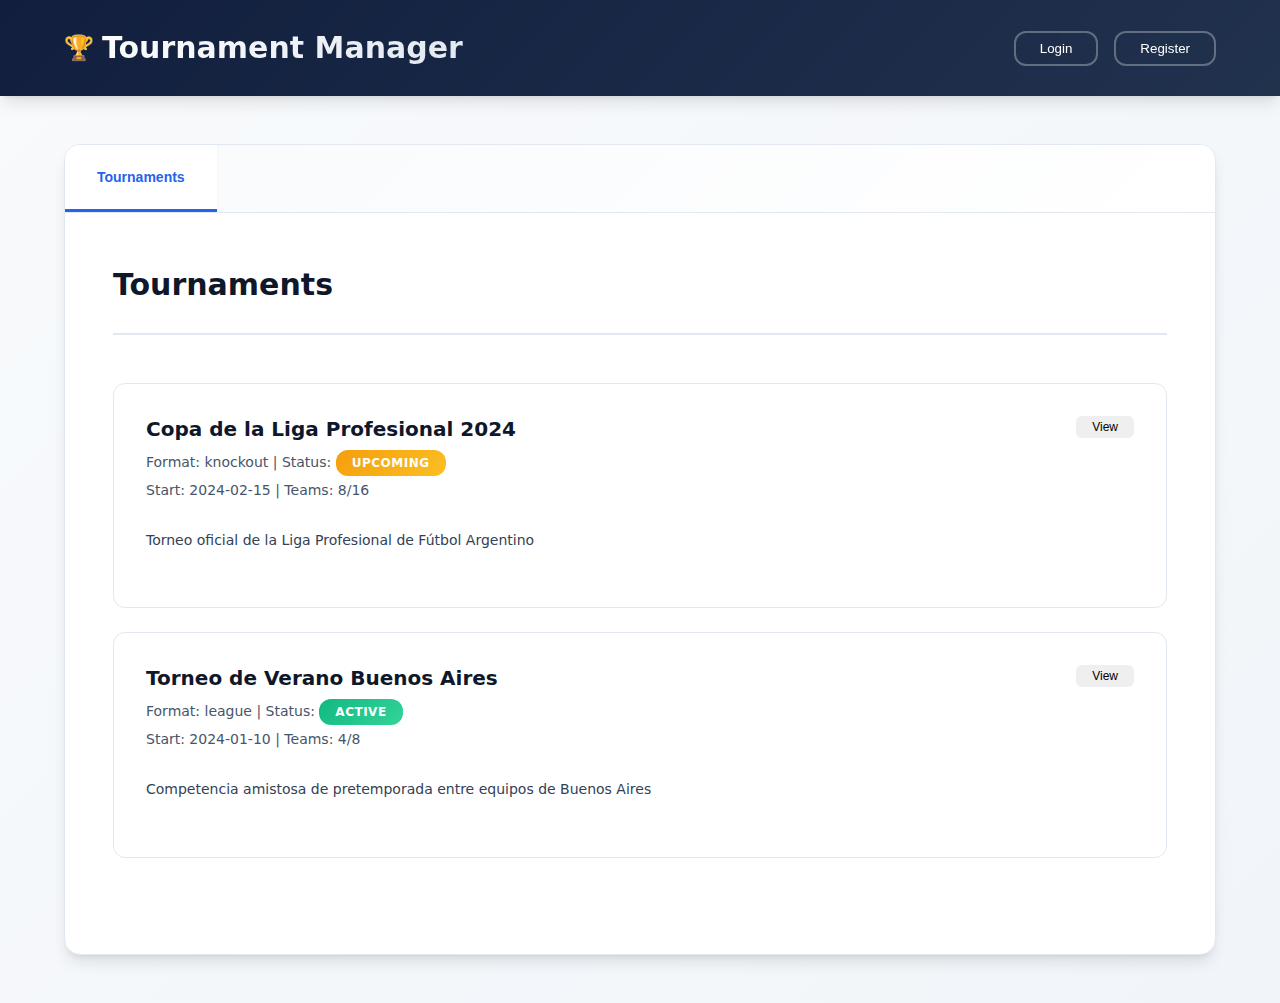
<file: index.html>
<!DOCTYPE html>
<html lang="en">
<head>
    <meta charset="UTF-8">
    <meta name="viewport" content="width=device-width, initial-scale=1.0">
    <title>Tournament Manager</title>
    <link rel="stylesheet" href="styles.css">
</head>
<body>
    <div id="app">
        <!-- Header -->
        <header class="header">
            <div class="container">
                <h1 class="logo">Tournament Manager</h1>
                <nav class="nav">
                    <button id="loginBtn" class="nav-btn">Login</button>
                    <button id="registerBtn" class="nav-btn">Register</button>
                    <button id="logoutBtn" class="nav-btn hidden">Logout</button>
                    <span id="userInfo" class="user-info hidden"></span>
                </nav>
            </div>
        </header>

        <!-- Main Content -->
        <main class="main">
            <div class="container">
                <!-- Login Modal -->
                <div id="loginModal" class="modal hidden">
                    <div class="modal-content">
                        <span class="close">&times;</span>
                        <h2>Login</h2>
                        <form id="loginForm">
                            <div class="form-group">
                                <label for="loginUsername">Username:</label>
                                <input type="text" id="loginUsername" required>
                            </div>
                            <div class="form-group">
                                <label for="loginPassword">Password:</label>
                                <input type="password" id="loginPassword" required>
                            </div>
                            <button type="submit" class="btn btn-primary">Login</button>
                        </form>
                    </div>
                </div>

                <!-- Register Modal -->
                <div id="registerModal" class="modal hidden">
                    <div class="modal-content">
                        <span class="close">&times;</span>
                        <h2>Register</h2>
                        <form id="registerForm">
                            <div class="form-group">
                                <label for="registerUsername">Username:</label>
                                <input type="text" id="registerUsername" required>
                            </div>
                            <div class="form-group">
                                <label for="registerPassword">Password:</label>
                                <input type="password" id="registerPassword" required>
                            </div>
                            <div class="form-group">
                                <label for="registerConfirmPassword">Confirm Password:</label>
                                <input type="password" id="registerConfirmPassword" required>
                            </div>
                            <div class="form-group">
                                <label for="registerRole">Role:</label>
                                <select id="registerRole">
                                    <option value="user">Regular User</option>
                                    <option value="admin">Administrator</option>
                                </select>
                            </div>
                            <button type="submit" class="btn btn-primary">Register</button>
                        </form>
                    </div>
                </div>

                <!-- Dashboard -->
                <div id="dashboard" class="dashboard">
                    <!-- Navigation Tabs -->
                    <div class="tabs">
                        <button class="tab-btn active" data-tab="tournaments">Tournaments</button>
                        <button class="tab-btn admin-only hidden" data-tab="teams">Teams</button>
                        <button class="tab-btn admin-only hidden" data-tab="players">Players</button>
                        <button class="tab-btn admin-only hidden" data-tab="matches">Matches</button>
                    </div>

                    <!-- Tab Contents -->
                    <div id="tournaments" class="tab-content active">
                        <div class="tab-header">
                            <h2>Tournaments</h2>
                            <button id="addTournamentBtn" class="btn btn-primary admin-only hidden">Add Tournament</button>
                        </div>
                        <div id="tournamentsList" class="items-list"></div>
                        <div id="tournamentDetails" class="details-panel hidden"></div>
                    </div>

                    <div id="teams" class="tab-content">
                        <div class="tab-header">
                            <h2>Teams</h2>
                            <button id="addTeamBtn" class="btn btn-primary admin-only hidden">Add Team</button>
                        </div>
                        <div id="teamsList" class="items-list"></div>
                    </div>

                    <div id="players" class="tab-content">
                        <div class="tab-header">
                            <h2>Players</h2>
                            <button id="addPlayerBtn" class="btn btn-primary admin-only hidden">Add Player</button>
                        </div>
                        <div id="playersList" class="items-list"></div>
                    </div>

                    <div id="matches" class="tab-content">
                        <div class="tab-header">
                            <h2>Matches</h2>
                            <button id="addMatchBtn" class="btn btn-primary admin-only hidden">Add Match</button>
                        </div>
                        <div id="matchesList" class="items-list"></div>
                    </div>
                </div>

                <!-- Forms Modal -->
                <div id="formModal" class="modal hidden">
                    <div class="modal-content large">
                        <span class="close">&times;</span>
                        <div id="formContainer"></div>
                    </div>
                </div>
            </div>
        </main>
    </div>

    <script src="data.js"></script>
    <script src="auth.js"></script>
    <script src="tournament.js"></script>
    <script src="team.js"></script>
    <script src="player.js"></script>
    <script src="match.js"></script>
    <script src="app.js"></script>
</body>
</html>
</file>
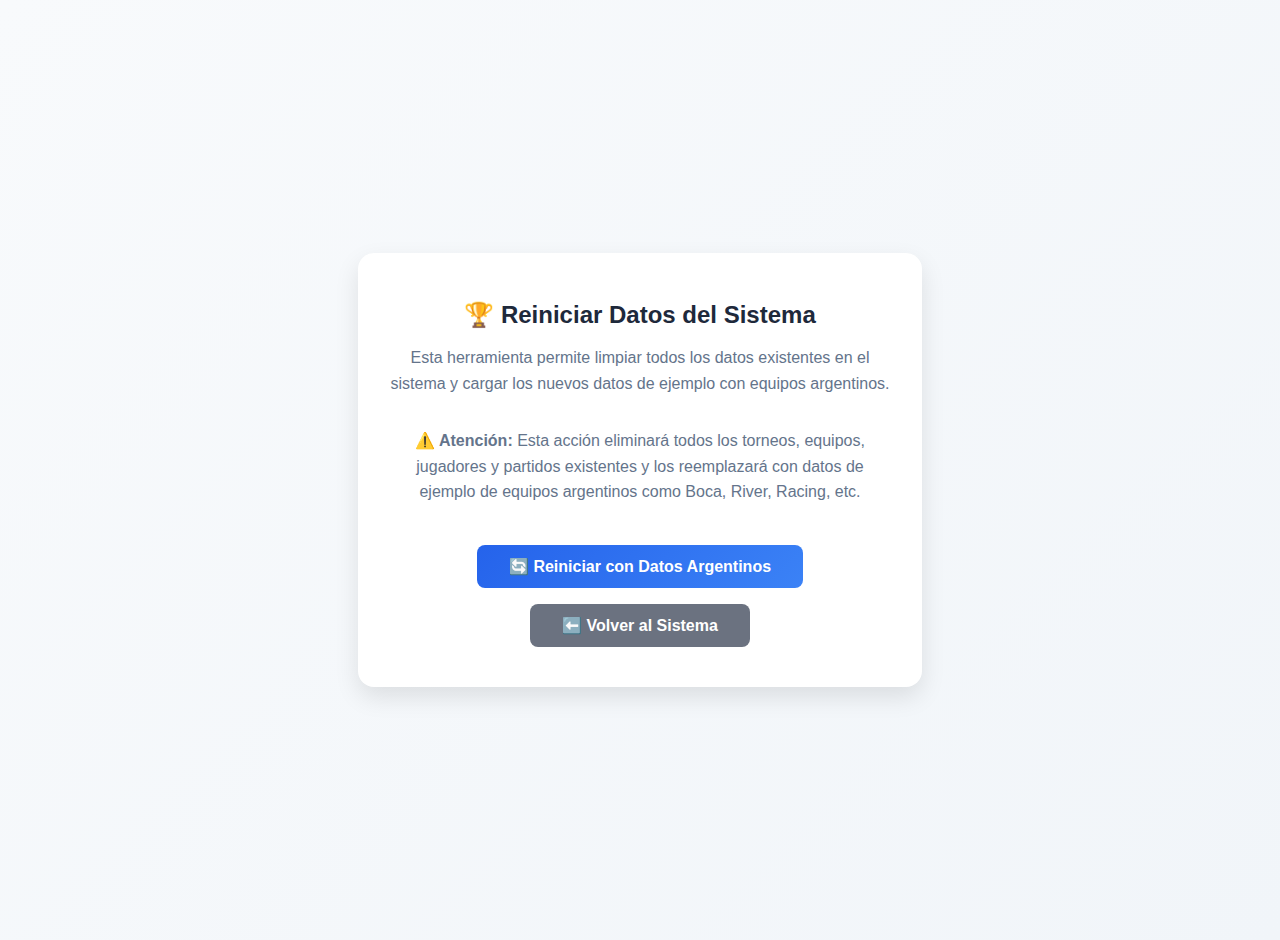
<file: reset-datos.html>
<!DOCTYPE html>
<html lang="es">
  <head>
    <meta charset="UTF-8" />
    <meta name="viewport" content="width=device-width, initial-scale=1.0" />
    <title>Reiniciar Datos - Tournament Manager</title>
    <style>
      body {
        font-family: "Inter", sans-serif;
        background: linear-gradient(135deg, #f8fafc 0%, #f1f5f9 100%);
        min-height: 100vh;
        display: flex;
        align-items: center;
        justify-content: center;
        margin: 0;
        padding: 20px;
      }
      .container {
        background: white;
        padding: 2rem;
        border-radius: 1rem;
        box-shadow: 0 10px 25px rgba(0, 0, 0, 0.1);
        text-align: center;
        max-width: 500px;
        width: 100%;
      }
      h1 {
        color: #1e293b;
        margin-bottom: 1rem;
        font-size: 1.5rem;
      }
      p {
        color: #64748b;
        margin-bottom: 2rem;
        line-height: 1.6;
      }
      .btn {
        background: linear-gradient(135deg, #2563eb, #3b82f6);
        color: white;
        border: none;
        padding: 0.75rem 2rem;
        border-radius: 0.5rem;
        cursor: pointer;
        font-weight: 600;
        font-size: 1rem;
        margin: 0.5rem;
        transition: all 0.15s ease;
      }
      .btn:hover {
        transform: translateY(-2px);
        box-shadow: 0 4px 12px rgba(37, 99, 235, 0.3);
      }
      .btn-secondary {
        background: #6b7280;
      }
      .btn-secondary:hover {
        background: #4b5563;
        box-shadow: 0 4px 12px rgba(107, 114, 128, 0.3);
      }
      .success {
        color: #10b981;
        font-weight: 600;
        margin-top: 1rem;
      }
    </style>
  </head>
  <body>
    <div class="container">
      <h1>🏆 Reiniciar Datos del Sistema</h1>
      <p>
        Esta herramienta permite limpiar todos los datos existentes en el
        sistema y cargar los nuevos datos de ejemplo con equipos argentinos.
      </p>
      <p>
        <strong>⚠️ Atención:</strong> Esta acción eliminará todos los torneos,
        equipos, jugadores y partidos existentes y los reemplazará con datos de
        ejemplo de equipos argentinos como Boca, River, Racing, etc.
      </p>

      <button onclick="reiniciarDatos()" class="btn">
        🔄 Reiniciar con Datos Argentinos
      </button>

      <button
        onclick="window.location.href='index.html'"
        class="btn btn-secondary"
      >
        ⬅️ Volver al Sistema
      </button>

      <div id="mensaje" class="success" style="display: none">
        ✅ ¡Datos reiniciados exitosamente! Ahora podés volver al sistema para
        ver los nuevos datos.
      </div>
    </div>

    <script>
      function reiniciarDatos() {
        // Limpiar todos los datos existentes
        const keys = [
          "tournament_users",
          "tournament_tournaments",
          "tournament_teams",
          "tournament_players",
          "tournament_matches",
        ];

        keys.forEach((key) => {
          localStorage.removeItem(key);
        });

        // Mostrar mensaje de éxito
        document.getElementById("mensaje").style.display = "block";

        // Ocultar el botón para evitar clicks múltiples
        event.target.style.display = "none";

        console.log(
          "Datos del sistema reiniciados. Los nuevos datos argentinos se cargarán al abrir el sistema."
        );
      }
    </script>
  </body>
</html>
</file>
<file: styles.css>
/* Reset and Base Styles */
* {
    margin: 0;
    padding: 0;
    box-sizing: border-box;
}

:root {
    /* Color Palette */
    --primary-color: #2563eb;
    --primary-dark: #1d4ed8;
    --primary-light: #3b82f6;
    --secondary-color: #64748b;
    --success-color: #10b981;
    --warning-color: #f59e0b;
    --danger-color: #ef4444;
    --info-color: #06b6d4;
    
    /* Neutral Colors */
    --white: #ffffff;
    --gray-50: #f8fafc;
    --gray-100: #f1f5f9;
    --gray-200: #e2e8f0;
    --gray-300: #cbd5e1;
    --gray-400: #94a3b8;
    --gray-500: #64748b;
    --gray-600: #475569;
    --gray-700: #334155;
    --gray-800: #1e293b;
    --gray-900: #0f172a;
    
    /* Spacing */
    --spacing-xs: 0.25rem;
    --spacing-sm: 0.5rem;
    --spacing-md: 1rem;
    --spacing-lg: 1.5rem;
    --spacing-xl: 2rem;
    --spacing-2xl: 3rem;
    
    /* Border Radius */
    --radius-sm: 0.375rem;
    --radius-md: 0.5rem;
    --radius-lg: 0.75rem;
    --radius-xl: 1rem;
    
    /* Shadows */
    --shadow-sm: 0 1px 2px 0 rgb(0 0 0 / 0.05);
    --shadow-md: 0 4px 6px -1px rgb(0 0 0 / 0.1), 0 2px 4px -2px rgb(0 0 0 / 0.1);
    --shadow-lg: 0 10px 15px -3px rgb(0 0 0 / 0.1), 0 4px 6px -4px rgb(0 0 0 / 0.1);
    --shadow-xl: 0 20px 25px -5px rgb(0 0 0 / 0.1), 0 8px 10px -6px rgb(0 0 0 / 0.1);
    
    /* Typography */
    --font-family: 'Inter', 'Segoe UI', system-ui, -apple-system, sans-serif;
    --font-size-xs: 0.75rem;
    --font-size-sm: 0.875rem;
    --font-size-base: 1rem;
    --font-size-lg: 1.125rem;
    --font-size-xl: 1.25rem;
    --font-size-2xl: 1.5rem;
    --font-size-3xl: 1.875rem;
    --font-size-4xl: 2.25rem;
    
    /* Transitions */
    --transition-fast: 150ms ease-in-out;
    --transition-normal: 250ms ease-in-out;
    --transition-slow: 350ms ease-in-out;
}

body {
    font-family: var(--font-family);
    line-height: 1.6;
    color: var(--gray-800);
    background: linear-gradient(135deg, var(--gray-50) 0%, var(--gray-100) 100%);
    min-height: 100vh;
}

.container {
    max-width: 1200px;
    margin: 0 auto;
    padding: 0 var(--spacing-lg);
}

/* Utility Classes */
.hidden {
    display: none !important;
}

.text-muted {
    color: var(--gray-500);
}

.text-center {
    text-align: center;
}

.text-sm {
    font-size: var(--font-size-sm);
}

.text-lg {
    font-size: var(--font-size-lg);
}

.fw-bold {
    font-weight: 600;
}

/* Button Styles */
.btn {
    display: inline-flex;
    align-items: center;
    justify-content: center;
    gap: var(--spacing-sm);
    padding: var(--spacing-sm) var(--spacing-lg);
    border: none;
    border-radius: var(--radius-md);
    cursor: pointer;
    font-size: var(--font-size-sm);
    font-weight: 500;
    transition: all var(--transition-fast);
    text-decoration: none;
    white-space: nowrap;
    position: relative;
    overflow: hidden;
}

.btn:disabled {
    opacity: 0.6;
    cursor: not-allowed;
    transform: none !important;
}

.btn:not(:disabled):hover {
    transform: translateY(-1px);
    box-shadow: var(--shadow-md);
}

.btn:not(:disabled):active {
    transform: translateY(0);
}

.btn-primary {
    background: linear-gradient(135deg, var(--primary-color), var(--primary-light));
    color: var(--white);
    box-shadow: var(--shadow-sm);
}

.btn-primary:hover {
    background: linear-gradient(135deg, var(--primary-dark), var(--primary-color));
}

.btn-secondary {
    background: var(--gray-600);
    color: var(--white);
    box-shadow: var(--shadow-sm);
}

.btn-secondary:hover {
    background: var(--gray-700);
}

.btn-danger {
    background: linear-gradient(135deg, var(--danger-color), #f87171);
    color: var(--white);
    box-shadow: var(--shadow-sm);
}

.btn-danger:hover {
    background: linear-gradient(135deg, #dc2626, var(--danger-color));
}

.btn-success {
    background: linear-gradient(135deg, var(--success-color), #34d399);
    color: var(--white);
    box-shadow: var(--shadow-sm);
}

.btn-success:hover {
    background: linear-gradient(135deg, #059669, var(--success-color));
}

.btn-outline {
    background: transparent;
    border: 2px solid var(--primary-color);
    color: var(--primary-color);
}

.btn-outline:hover {
    background: var(--primary-color);
    color: var(--white);
}

.btn-small {
    padding: var(--spacing-xs) var(--spacing-md);
    font-size: var(--font-size-xs);
    border-radius: var(--radius-sm);
}

.btn-large {
    padding: var(--spacing-md) var(--spacing-xl);
    font-size: var(--font-size-lg);
}

/* Header */
.header {
    background: linear-gradient(135deg, var(--gray-900), var(--gray-800));
    color: var(--white);
    padding: var(--spacing-lg) 0;
    box-shadow: var(--shadow-lg);
    backdrop-filter: blur(10px);
    position: relative;
}

.header::before {
    content: '';
    position: absolute;
    top: 0;
    left: 0;
    right: 0;
    bottom: 0;
    background: linear-gradient(135deg, var(--primary-color), var(--primary-light));
    opacity: 0.1;
    z-index: 0;
}

.header .container {
    display: flex;
    justify-content: space-between;
    align-items: center;
    position: relative;
    z-index: 1;
}

.logo {
    font-size: var(--font-size-3xl);
    font-weight: 700;
    background: linear-gradient(135deg, var(--white), var(--gray-200));
    -webkit-background-clip: text;
    -webkit-text-fill-color: transparent;
    background-clip: text;
    display: flex;
    align-items: center;
    gap: var(--spacing-sm);
}

.logo::before {
    content: '🏆';
    font-size: var(--font-size-2xl);
    -webkit-text-fill-color: var(--warning-color);
}

.nav {
    display: flex;
    gap: var(--spacing-md);
    align-items: center;
}

.nav-btn {
    background: transparent;
    color: var(--white);
    border: 2px solid rgba(255, 255, 255, 0.3);
    padding: var(--spacing-sm) var(--spacing-lg);
    border-radius: var(--radius-lg);
    cursor: pointer;
    transition: all var(--transition-normal);
    font-weight: 500;
    backdrop-filter: blur(10px);
    position: relative;
    overflow: hidden;
}

.nav-btn::before {
    content: '';
    position: absolute;
    top: 0;
    left: -100%;
    width: 100%;
    height: 100%;
    background: linear-gradient(90deg, transparent, rgba(255, 255, 255, 0.2), transparent);
    transition: left var(--transition-slow);
}

.nav-btn:hover::before {
    left: 100%;
}

.nav-btn:hover {
    background: rgba(255, 255, 255, 0.1);
    border-color: var(--white);
    transform: translateY(-2px);
    box-shadow: var(--shadow-md);
}

.user-info {
    color: var(--gray-200);
    font-weight: 600;
    font-size: var(--font-size-sm);
    background: rgba(255, 255, 255, 0.1);
    padding: var(--spacing-sm) var(--spacing-lg);
    border-radius: var(--radius-lg);
    backdrop-filter: blur(10px);
}

/* Main Content */
.main {
    padding: var(--spacing-2xl) 0;
    min-height: calc(100vh - 120px);
}

/* Modal Styles */
.modal {
    position: fixed;
    z-index: 1000;
    left: 0;
    top: 0;
    width: 100%;
    height: 100%;
    background: rgba(0, 0, 0, 0.6);
    backdrop-filter: blur(8px);
    display: flex;
    justify-content: center;
    align-items: center;
    opacity: 0;
    visibility: hidden;
    transition: all var(--transition-normal);
}

.modal:not(.hidden) {
    opacity: 1;
    visibility: visible;
}

.modal-content {
    background: var(--white);
    padding: var(--spacing-2xl);
    border-radius: var(--radius-xl);
    width: 90%;
    max-width: 500px;
    position: relative;
    box-shadow: var(--shadow-xl);
    transform: scale(0.95);
    transition: transform var(--transition-normal);
    max-height: 90vh;
    overflow-y: auto;
}

.modal:not(.hidden) .modal-content {
    transform: scale(1);
}

.modal-content.large {
    max-width: 800px;
}

.modal-content h2 {
    color: var(--gray-900);
    font-size: var(--font-size-2xl);
    font-weight: 700;
    margin-bottom: var(--spacing-xl);
    text-align: center;
}

.close {
    position: absolute;
    right: var(--spacing-lg);
    top: var(--spacing-lg);
    font-size: 1.5rem;
    font-weight: bold;
    cursor: pointer;
    color: var(--gray-400);
    width: 2rem;
    height: 2rem;
    border-radius: 50%;
    display: flex;
    align-items: center;
    justify-content: center;
    transition: all var(--transition-fast);
    background: var(--gray-100);
}

.close:hover {
    color: var(--gray-800);
    background: var(--gray-200);
    transform: rotate(90deg);
}

/* Form Styles */
.form-group {
    margin-bottom: var(--spacing-lg);
}

.form-group label {
    display: block;
    margin-bottom: var(--spacing-sm);
    font-weight: 600;
    color: var(--gray-800);
    font-size: var(--font-size-sm);
}

.form-group input,
.form-group select,
.form-group textarea {
    width: 100%;
    padding: var(--spacing-md);
    border: 2px solid var(--gray-200);
    border-radius: var(--radius-md);
    font-size: var(--font-size-sm);
    transition: all var(--transition-fast);
    background: var(--white);
    color: var(--gray-800);
}

.form-group input:focus,
.form-group select:focus,
.form-group textarea:focus {
    outline: none;
    border-color: var(--primary-color);
    box-shadow: 0 0 0 3px rgba(37, 99, 235, 0.1);
    transform: translateY(-1px);
}

.form-group input:invalid,
.form-group select:invalid,
.form-group textarea:invalid {
    border-color: var(--danger-color);
}

.form-group textarea {
    resize: vertical;
    min-height: 100px;
    font-family: inherit;
}

.form-row {
    display: flex;
    gap: var(--spacing-lg);
}

.form-row .form-group {
    flex: 1;
}

.form-actions {
    display: flex;
    gap: var(--spacing-md);
    justify-content: flex-end;
    margin-top: var(--spacing-2xl);
    padding-top: var(--spacing-lg);
    border-top: 1px solid var(--gray-200);
}

.form-error {
    color: var(--danger-color);
    font-size: var(--font-size-xs);
    margin-top: var(--spacing-xs);
}

/* Dashboard */
.dashboard {
    background: var(--white);
    border-radius: var(--radius-xl);
    overflow: hidden;
    box-shadow: var(--shadow-lg);
    border: 1px solid var(--gray-200);
}

/* Tabs */
.tabs {
    display: flex;
    background: linear-gradient(135deg, var(--gray-50), var(--white));
    border-bottom: 1px solid var(--gray-200);
    overflow-x: auto;
    -webkit-overflow-scrolling: touch;
}

.tab-btn {
    background: transparent;
    border: none;
    padding: var(--spacing-lg) var(--spacing-xl);
    cursor: pointer;
    font-size: var(--font-size-sm);
    font-weight: 500;
    transition: all var(--transition-fast);
    border-bottom: 3px solid transparent;
    color: var(--gray-600);
    white-space: nowrap;
    position: relative;
    min-width: max-content;
}

.tab-btn::before {
    content: '';
    position: absolute;
    top: 0;
    left: 0;
    right: 0;
    bottom: 0;
    background: linear-gradient(135deg, var(--primary-color), var(--primary-light));
    opacity: 0;
    transition: opacity var(--transition-fast);
    z-index: 0;
}

.tab-btn > * {
    position: relative;
    z-index: 1;
}

.tab-btn:hover {
    background: rgba(37, 99, 235, 0.05);
    color: var(--primary-color);
}

.tab-btn.active {
    background: var(--white);
    border-bottom-color: var(--primary-color);
    color: var(--primary-color);
    font-weight: 600;
    box-shadow: var(--shadow-sm);
}

/* Tab Content */
.tab-content {
    padding: var(--spacing-2xl);
    min-height: 500px;
    display: none;
}

.tab-content.active {
    display: block;
}

.tab-header {
    display: flex;
    justify-content: space-between;
    align-items: center;
    margin-bottom: var(--spacing-2xl);
    padding-bottom: var(--spacing-lg);
    border-bottom: 2px solid var(--gray-200);
}

.tab-header h2 {
    color: var(--gray-900);
    font-size: var(--font-size-3xl);
    font-weight: 700;
    display: flex;
    align-items: center;
    gap: var(--spacing-md);
}

/* Items List */
.items-list {
    display: grid;
    gap: var(--spacing-lg);
    margin-bottom: var(--spacing-2xl);
}

.item-card {
    background: var(--white);
    padding: var(--spacing-xl);
    border-radius: var(--radius-lg);
    border: 1px solid var(--gray-200);
    transition: all var(--transition-normal);
    position: relative;
    overflow: hidden;
}

.item-card::before {
    content: '';
    position: absolute;
    top: 0;
    left: 0;
    right: 0;
    height: 4px;
    background: linear-gradient(135deg, var(--primary-color), var(--primary-light));
    transform: scaleX(0);
    transition: transform var(--transition-normal);
}

.item-card:hover::before {
    transform: scaleX(1);
}

.item-card:hover {
    box-shadow: var(--shadow-lg);
    transform: translateY(-4px);
    border-color: var(--primary-color);
}

.item-header {
    display: flex;
    justify-content: space-between;
    align-items: flex-start;
    margin-bottom: var(--spacing-lg);
    gap: var(--spacing-lg);
}

.item-title {
    font-size: var(--font-size-xl);
    font-weight: 700;
    color: var(--gray-900);
    margin-bottom: var(--spacing-sm);
    line-height: 1.3;
}

.item-meta {
    color: var(--gray-600);
    font-size: var(--font-size-sm);
    line-height: 1.5;
    margin-bottom: var(--spacing-xs);
}

.item-actions {
    display: flex;
    gap: var(--spacing-sm);
    flex-wrap: wrap;
    align-items: center;
}

.item-description {
    color: var(--gray-700);
    margin-bottom: var(--spacing-lg);
    line-height: 1.6;
    font-size: var(--font-size-sm);
}

/* Details Panel */
.details-panel {
    background: var(--white);
    padding: var(--spacing-2xl);
    border-radius: var(--radius-lg);
    border: 1px solid var(--gray-200);
    box-shadow: var(--shadow-md);
    margin-top: var(--spacing-xl);
}

.details-header {
    display: flex;
    justify-content: space-between;
    align-items: center;
    margin-bottom: var(--spacing-xl);
    padding-bottom: var(--spacing-lg);
    border-bottom: 2px solid var(--gray-200);
}

.details-title {
    font-size: var(--font-size-2xl);
    color: var(--gray-900);
    font-weight: 700;
}

.details-section {
    margin-bottom: var(--spacing-2xl);
}

.details-section h3,
.details-section h4 {
    color: var(--gray-800);
    margin-bottom: var(--spacing-lg);
    padding-bottom: var(--spacing-sm);
    border-bottom: 1px solid var(--gray-200);
    font-weight: 600;
    display: flex;
    align-items: center;
    gap: var(--spacing-sm);
}

/* Status and Badges */
.status {
    padding: var(--spacing-xs) var(--spacing-md);
    border-radius: var(--radius-lg);
    font-size: var(--font-size-xs);
    font-weight: 600;
    text-transform: uppercase;
    letter-spacing: 0.5px;
    display: inline-flex;
    align-items: center;
    gap: var(--spacing-xs);
}

.status-active {
    background: linear-gradient(135deg, var(--success-color), #34d399);
    color: var(--white);
}

.status-completed {
    background: linear-gradient(135deg, var(--info-color), #38bdf8);
    color: var(--white);
}

.status-upcoming {
    background: linear-gradient(135deg, var(--warning-color), #fbbf24);
    color: var(--white);
}

.status-scheduled {
    background: linear-gradient(135deg, var(--primary-color), var(--primary-light));
    color: var(--white);
}

.status-pending {
    background: var(--gray-200);
    color: var(--gray-700);
}

.status-eliminated {
    background: linear-gradient(135deg, var(--danger-color), #f87171);
    color: var(--white);
}

/* Tables */
.table {
    width: 100%;
    border-collapse: collapse;
    margin-top: var(--spacing-lg);
    background: var(--white);
    border-radius: var(--radius-lg);
    overflow: hidden;
    box-shadow: var(--shadow-sm);
}

.table th,
.table td {
    padding: var(--spacing-lg);
    text-align: left;
    border-bottom: 1px solid var(--gray-200);
}

.table th {
    background: linear-gradient(135deg, var(--gray-100), var(--gray-50));
    font-weight: 600;
    color: var(--gray-800);
    font-size: var(--font-size-sm);
    text-transform: uppercase;
    letter-spacing: 0.5px;
    position: sticky;
    top: 0;
    z-index: 10;
}

.table tbody tr {
    transition: all var(--transition-fast);
}

.table tbody tr:hover {
    background: var(--gray-50);
    transform: scale(1.01);
}

.table tbody tr:last-child td {
    border-bottom: none;
}

/* Teams Grid */
.teams-grid {
    display: grid;
    grid-template-columns: repeat(auto-fill, minmax(200px, 1fr));
    gap: var(--spacing-md);
    margin-top: var(--spacing-lg);
}

.team-card {
    background: var(--white);
    padding: var(--spacing-lg);
    border-radius: var(--radius-md);
    border: 1px solid var(--gray-200);
    text-align: center;
    font-weight: 500;
    transition: all var(--transition-fast);
}

.team-card:hover {
    border-color: var(--primary-color);
    box-shadow: var(--shadow-md);
}

/* Match Cards */
.matches-list {
    display: grid;
    gap: var(--spacing-lg);
}

.match-card {
    background: var(--white);
    padding: var(--spacing-lg);
    border-radius: var(--radius-lg);
    border: 1px solid var(--gray-200);
    transition: all var(--transition-fast);
}

.match-card:hover {
    box-shadow: var(--shadow-md);
    transform: translateY(-2px);
}

.match-teams {
    font-size: var(--font-size-lg);
    font-weight: 600;
    color: var(--gray-900);
    margin-bottom: var(--spacing-sm);
}

.match-details {
    color: var(--gray-600);
    font-size: var(--font-size-sm);
    display: flex;
    gap: var(--spacing-lg);
    align-items: center;
    flex-wrap: wrap;
}

/* Team Registration */
.team-registration {
    display: grid;
    gap: var(--spacing-2xl);
}

.registration-section h3 {
    margin-bottom: var(--spacing-lg);
    color: var(--gray-800);
    font-weight: 600;
}

.team-registration-card {
    background: var(--white);
    padding: var(--spacing-lg);
    border-radius: var(--radius-md);
    border: 1px solid var(--gray-200);
    display: flex;
    justify-content: space-between;
    align-items: center;
    margin-bottom: var(--spacing-md);
    transition: all var(--transition-fast);
}

.team-registration-card:hover {
    box-shadow: var(--shadow-sm);
}

.team-registration-card.registered {
    border-color: var(--success-color);
    background: rgba(16, 185, 129, 0.05);
}

.team-registration-card.available {
    border-color: var(--gray-300);
}

/* Alert Messages */
.alert {
    padding: var(--spacing-lg);
    border-radius: var(--radius-md);
    margin-bottom: var(--spacing-lg);
    display: flex;
    align-items: center;
    gap: var(--spacing-md);
    border-left: 4px solid;
    font-weight: 500;
    animation: slideIn 0.3s ease-out;
}

@keyframes slideIn {
    from {
        transform: translateX(-100%);
        opacity: 0;
    }
    to {
        transform: translateX(0);
        opacity: 1;
    }
}

.alert-success {
    background: rgba(16, 185, 129, 0.1);
    color: var(--success-color);
    border-color: var(--success-color);
}

.alert-success::before {
    content: '✅';
}

.alert-error {
    background: rgba(239, 68, 68, 0.1);
    color: var(--danger-color);
    border-color: var(--danger-color);
}

.alert-error::before {
    content: '❌';
}

.alert-info {
    background: rgba(6, 182, 212, 0.1);
    color: var(--info-color);
    border-color: var(--info-color);
}

.alert-info::before {
    content: 'ℹ️';
}

/* Loading States */
.loading {
    display: flex;
    justify-content: center;
    align-items: center;
    padding: var(--spacing-2xl);
}

.spinner {
    border: 4px solid var(--gray-200);
    border-top: 4px solid var(--primary-color);
    border-radius: 50%;
    width: 40px;
    height: 40px;
    animation: spin 1s linear infinite;
}

@keyframes spin {
    0% { transform: rotate(0deg); }
    100% { transform: rotate(360deg); }
}

/* Empty States */
.empty-state {
    text-align: center;
    padding: var(--spacing-2xl);
    color: var(--gray-500);
}

.empty-state h3 {
    font-size: var(--font-size-xl);
    margin-bottom: var(--spacing-md);
    color: var(--gray-600);
}

.empty-state p {
    font-size: var(--font-size-sm);
    margin-bottom: var(--spacing-lg);
}

/* Responsive Design */
@media (max-width: 1200px) {
    .container {
        padding: 0 var(--spacing-md);
    }
}

@media (max-width: 992px) {
    .items-list {
        grid-template-columns: 1fr;
    }
    
    .teams-grid {
        grid-template-columns: repeat(auto-fill, minmax(150px, 1fr));
    }
    
    .tab-header h2 {
        font-size: var(--font-size-2xl);
    }
}

@media (max-width: 768px) {
    :root {
        --spacing-xs: 0.25rem;
        --spacing-sm: 0.375rem;
        --spacing-md: 0.75rem;
        --spacing-lg: 1rem;
        --spacing-xl: 1.25rem;
        --spacing-2xl: 1.5rem;
    }
    
    .header .container {
        flex-direction: column;
        gap: var(--spacing-lg);
        text-align: center;
    }
    
    .logo {
        font-size: var(--font-size-2xl);
    }
    
    .nav {
        flex-wrap: wrap;
        justify-content: center;
        gap: var(--spacing-sm);
    }
    
    .nav-btn {
        padding: var(--spacing-sm) var(--spacing-md);
        font-size: var(--font-size-xs);
        border-radius: var(--radius-md);
    }
    
    .tabs {
        overflow-x: auto;
        -webkit-overflow-scrolling: touch;
        scrollbar-width: none;
        -ms-overflow-style: none;
    }
    
    .tabs::-webkit-scrollbar {
        display: none;
    }
    
    .tab-btn {
        padding: var(--spacing-md) var(--spacing-lg);
        font-size: var(--font-size-xs);
        min-width: auto;
    }
    
    .tab-content {
        padding: var(--spacing-lg);
    }
    
    .tab-header {
        flex-direction: column;
        align-items: flex-start;
        gap: var(--spacing-lg);
        text-align: left;
    }
    
    .tab-header h2 {
        font-size: var(--font-size-xl);
    }
    
    .form-row {
        flex-direction: column;
        gap: var(--spacing-md);
    }
    
    .form-actions {
        flex-direction: column;
        gap: var(--spacing-md);
    }
    
    .item-header {
        flex-direction: column;
        align-items: flex-start;
        gap: var(--spacing-md);
    }
    
    .item-actions {
        flex-direction: column;
        align-items: stretch;
        width: 100%;
    }
    
    .item-actions .btn {
        width: 100%;
        justify-content: center;
    }
    
    .modal-content {
        width: 95%;
        margin: var(--spacing-md);
        padding: var(--spacing-lg);
        max-height: 85vh;
    }
    
    .details-header {
        flex-direction: column;
        align-items: flex-start;
        gap: var(--spacing-lg);
    }
    
    .table {
        font-size: var(--font-size-xs);
    }
    
    .table th,
    .table td {
        padding: var(--spacing-sm);
    }
    
    .teams-grid {
        grid-template-columns: 1fr 1fr;
        gap: var(--spacing-sm);
    }
    
    .team-registration-card {
        flex-direction: column;
        gap: var(--spacing-md);
        text-align: center;
    }
    
    .match-details {
        flex-direction: column;
        align-items: flex-start;
        gap: var(--spacing-sm);
    }
}

@media (max-width: 480px) {
    .container {
        padding: 0 var(--spacing-sm);
    }
    
    .main {
        padding: var(--spacing-lg) 0;
    }
    
    .tab-content {
        padding: var(--spacing-md);
    }
    
    .modal-content {
        width: 98%;
        margin: var(--spacing-sm);
        padding: var(--spacing-md);
    }
    
    .teams-grid {
        grid-template-columns: 1fr;
    }
    
    .item-card {
        padding: var(--spacing-md);
    }
    
    .btn-small {
        padding: var(--spacing-xs) var(--spacing-sm);
        font-size: 10px;
    }
    
    .alert {
        padding: var(--spacing-md);
        font-size: var(--font-size-xs);
    }
}

/* Print Styles */
@media print {
    .header,
    .nav,
    .btn,
    .item-actions,
    .form-actions {
        display: none !important;
    }
    
    .dashboard {
        box-shadow: none;
        border: none;
    }
    
    .tab-content {
        display: block !important;
        page-break-inside: avoid;
    }
    
    .item-card {
        break-inside: avoid;
        box-shadow: none;
        border: 1px solid var(--gray-400);
    }
}
</file>
